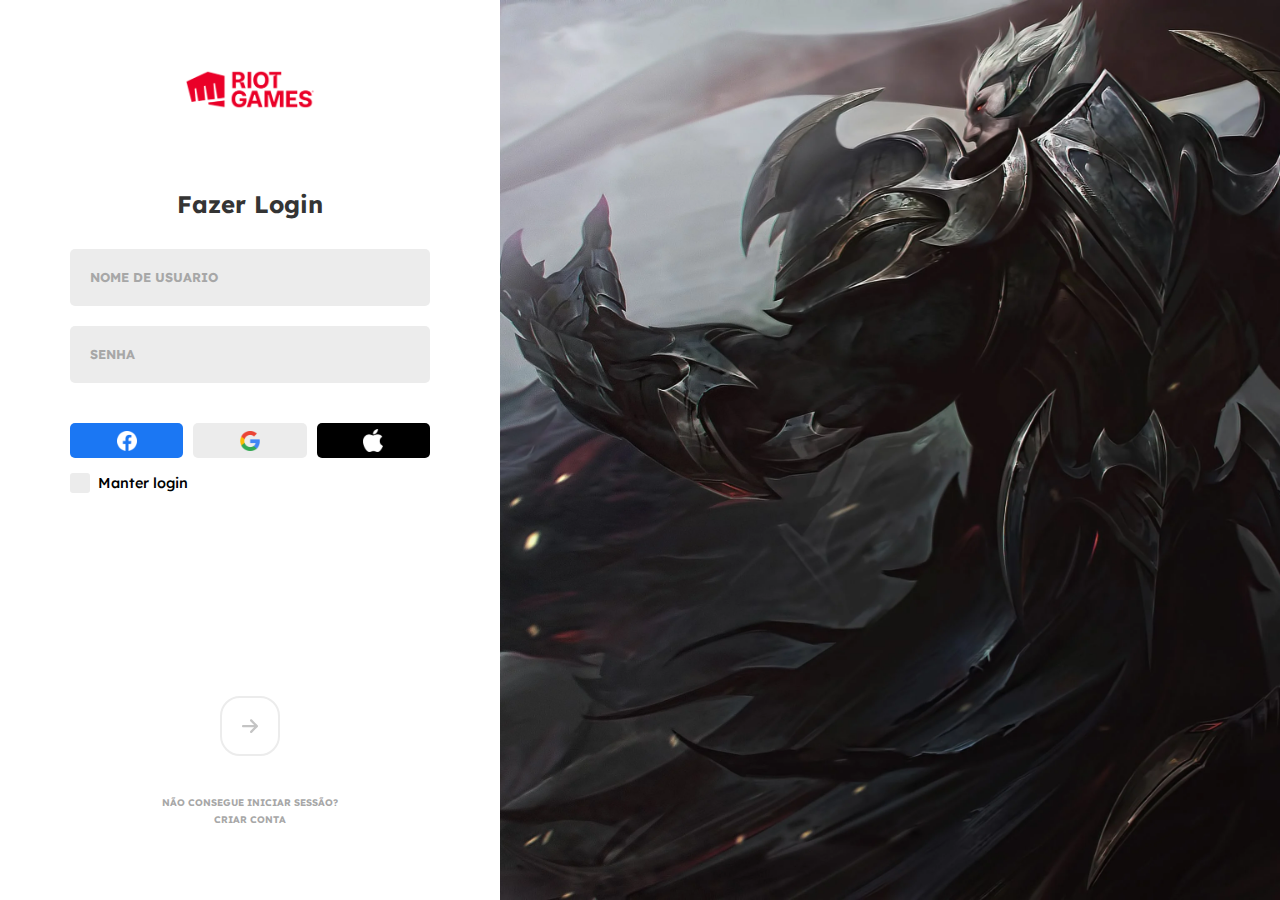
<file: index.html>
<!DOCTYPE html>
<html lang="en">
<head>
    <meta charset="UTF-8">
    <meta http-equiv="X-UA-Compatible" content="IE=edge">
    <meta name="viewport" content="width=device-width, initial-scale=1.0">
    <link rel="stylesheet" href="style.css">
    <title>Riot Games</title>
</head>
<body>
    
    <main>

        <section class="login">

            
        <div class="wrapper">
            <img src="img/logo.png" alt="logo" class="login-logo">
            <h1 class="login-title">Fazer Login</h1>

            <label class="login-label">
                <span>nome de usuario</span>
                <input type="text" name="username" class="input">
            </label>

            <label class="login-label">
                <span>senha</span>
                <input type="password" name="senha" class="input">
            </label>

            <div class="login-icons">
                <button type="button" class="icon-button">
                    <img src="img/facebook-icon.png" alt="facebook">
                </button>
                <button type="button" class="icon-button">
                    <img src="img/google-icon.png" alt="google">
                </button>
                <button type="button" class="icon-button">
                    <img src="img/apple-icon.png" alt="apple">
                </button>
            </div>

            <label class="login-label-checkbox">
                <input type="checkbox" class="input-checkbox">
                Manter login
            </label>
        </div>

        <div class="wrapper">
            <button type="button" class="login-button" disabled>
                <svg xmlns="http://www.w3.org/2000/svg" viewBox="0 0 448 512">
                    <path d="M438.6 278.6l-160 160C272.4 444.9 264.2 448 256 448s-16.38-3.125-22.62-9.375c-12.5-12.5-12.5-32.75 0-45.25L338.8 288H32C14.33 288 .0016 273.7 .0016 256S14.33 224 32 224h306.8l-105.4-105.4c-12.5-12.5-12.5-32.75 0-45.25s32.75-12.5 45.25 0l160 160C451.1 245.9 451.1 266.1 438.6 278.6z"/>
                  </svg>
            </button>

            <a href="#" class="login-link">não consegue iniciar sessão?</a>
            <a href="pagCadastro.html" class="login-link">criar conta</a>

        </div>
            
        </section>

        <section class="wallpaper"></section>
    </main>

    <script src="script.js"></script>
</body>
</html>
</file>
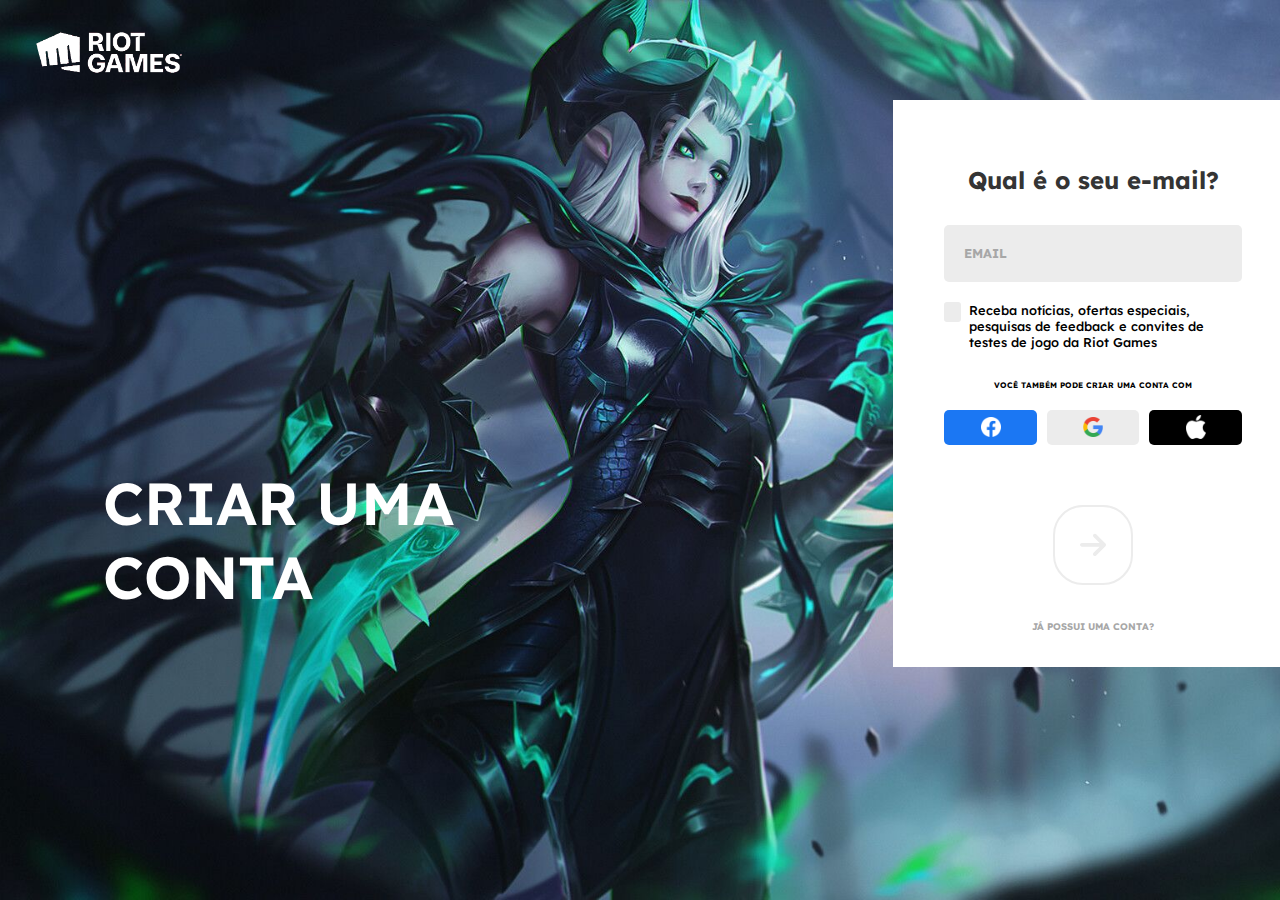
<file: pagCadastro.html>
<!DOCTYPE html>
<html lang="pt-br">
<head>
    <meta charset="UTF-8">
    <meta http-equiv="X-UA-Compatible" content="IE=edge">
    <meta name="viewport" content="width=device-width, initial-scale=1.0">
    <link rel="stylesheet" href="style.css">
    <title>Criar conta</title>
</head>
<body>
    <main class="pagCadastro">
        <img src="img/logoCad.png" class="cad-logo" alt="">

        <h1 class="title-cad">CRIAR UMA CONTA</h1>

        <section class="cadastro">
            <h1 class="login-title">Qual é o seu e-mail?</h1>
            
            <label class="login-label">
                <span>Email</span>
                <input type="text" name="email" class="input" id="input" oninput="handleChangeCad()">
            </label>

            <label class="cadastro-label-checkbox">
                <input type="checkbox" class="cadastro-input-checkbox">
                Receba notícias, ofertas especiais, pesquisas de feedback e convites de testes de jogo da Riot Games 
            </label>

            <p>VOCÊ TAMBÉM PODE CRIAR UMA CONTA COM</p>

            <div class="login-icons">
                <button type="button" class="icon-button">
                    <img src="img/facebook-icon.png" alt="facebook">
                </button>
                <button type="button" class="icon-button">
                    <img src="img/google-icon.png" alt="google">
                </button>
                <button type="button" class="icon-button">
                    <img src="img/apple-icon.png" alt="apple">
                </button>
            </div>

            <button type="button" class="cadastro-button" disabled>
                <svg xmlns="http://www.w3.org/2000/svg" viewBox="0 0 448 512">
                    <path d="M438.6 278.6l-160 160C272.4 444.9 264.2 448 256 448s-16.38-3.125-22.62-9.375c-12.5-12.5-12.5-32.75 0-45.25L338.8 288H32C14.33 288 .0016 273.7 .0016 256S14.33 224 32 224h306.8l-105.4-105.4c-12.5-12.5-12.5-32.75 0-45.25s32.75-12.5 45.25 0l160 160C451.1 245.9 451.1 266.1 438.6 278.6z"/>
                  </svg>
            </button>

            <a href="index.html" class="login-link">já possui uma conta?</a>
        </section>

    </main>

    <script src="script.js"></script>
    <script src="pagCadastro.js"></script>
</body>
</html>
</file>
<file: style.css>
@import url('https://fonts.googleapis.com/css2?family=Lexend+Deca:wght@100;200;300;400;500;600;700;800;900&display=swap');

*{
    margin: 0;
    padding: 0;
    box-sizing: border-box;
    font-family: 'Lexend Deca', sans-serif;
}

:root{
    --white: #fff;
    --whitesmoke: #f9f9f9;
    --light-grey: #ececec;
    --grey: #c4c4c4;
    --medium-grey: #a7a7a7;
    --deep-grey: #343434;
    --black: #000;
    --blue: #1b77f3;
    --red: #cf3c3f;
}

main{
    display: flex;
}

.login{
    display: flex;
    flex-direction: column;
    justify-content: space-between;
    align-items: center;
    width: 100%;
    max-width: 500px;
    height: 100%;
    min-height: 100vh;
    padding: clamp(35px, 8%, 70px);
}

.wrapper{
    width: 100%;
    display: flex;
    flex-direction: column;
    align-items: center;
    justify-content: center;
}

.login-logo{
    width: 130px;
    margin-bottom: 80px;
}

.login-title{
    color: var(--deep-grey);
    font-size: 1.5em;
    margin-bottom: 30px;
}

.login-label{
    width: 100%;
    display: block;
    margin-bottom: 20px;
}

.input{
    width: 100%;
    background-color: var(--light-grey);
    border: 2px solid rgba(0, 0, 0, 0);
    border-radius: 5px;
    outline: none;
    font-size: 0.9em;
    padding: 25px 10px 10px;
    font-weight: 600;
    color: var(--deep-grey);
}

.login-label span{
    position: absolute;
    font-size: 0.8em;
    font-weight: 700;
    text-transform: uppercase;
    color: var(--medium-grey);
    margin: 20px;
    cursor: text;
    transition: all 200ms ease;
}

.input:focus{
    background: var(--whitesmoke);
    border: 2px solid var(--deep-grey);
}

.login-label .span-active{
    font-size: 0.7em;
    margin: 8px 10px;
}

.login-icons{
    display: flex;
    gap: 10px;
    width: 100%;
    margin-top: 20px;
}

.login-icons img{
    width: 20px;
}

.icon-button{
    width: 33.33%;
    display: flex;
    align-items: center;
    justify-content: center;
    height: 35px;
    border-radius: 5px;
    cursor: pointer;
    border: none;
}

.login-icons .icon-button:nth-child(1){
    background: var(--blue);
}

.login-icons .icon-button:nth-child(2){
    background: var(--light-grey);
}

.login-icons .icon-button:nth-child(3){
    background: var(--black);
}

.login-label-checkbox{
    width: 100%;
    margin: 15px 0 50px;
    font-size: 0.9em;
    font-weight: 500;
    display: flex;
    align-items: center;
}

.input-checkbox{
    appearance: none;
    width: 20px;
    height: 20px;
    background: var(--light-grey);
    margin-right: 8px;
    border-radius: 3px;

}

.input-checkbox:checked{
    background: var(--red);
}

.input-checkbox:checked::after{
    content: '';
    display: block;
    width: 5px;
    height: 10px;
    border: 3px solid var(--white);
    border-width: 0 3px 3px 0;
    transform: rotate(45deg);
    margin: 2px 6px;
}

.login-button{
    width: 60px;
    height: 60px;
    padding: 20px;
    display: flex;
    align-items: center;
    justify-content: center;
    background: var(--red);
    border-radius: 20px;   
    border: none;
    cursor: pointer; 
    margin-bottom: 40px;
    transition: all 200ms ease-in;
}

.login-button svg{
    fill: white;
}

.login-button:disabled{
    cursor: auto;
    background: var(--white);
    border: 2px solid var(--light-grey);
}

.login-button:disabled svg{
    fill: var(--grey);
}

.login-link{
    font-size: 0.6em;
    text-decoration: none;
    color: var(--medium-grey);
    text-transform: uppercase;
    margin-bottom: 5px;
    font-weight: 700;
}

.wallpaper{
    width: 100%;
    background: url(img/wallpaper4.webp);
    background-position: center center;
    background-size: cover;
    flex: 1;
}   

/* PAGINAD E CADASTRO  */

.pagCadastro{
    display: flex;
    background: url(img/wallpaper2.jpg);
    background-position: center center;
    background-size: cover;
    width: 100%;
    height: 100%;
    min-height: 100vh;
    flex: 1;
}

.cad-logo{
    width: 190px;
    height: 105px;
    margin: 0 14px;
}

.title-cad{
    color: var(--white);
    font-size: 3.7em;
    width: 400px;
    font-weight: 600;
    display: flex;
    align-items: center;
    margin-top: 14%;
    position: relative;
    right: 9%;
}

.cadastro{
    background-color: var(--white);
    display: flex;
    flex-direction: column;
    justify-content: space-between;
    align-items: center;
    width: 100%;
    max-width: 400px;
    height: 80%;
    padding: clamp(35px, 4%, 70px);
    padding-top: 65px;
    padding-bottom: 30px;
    position: relative;
    margin: 7.8% 0;
    left: 21.5%;
}

.cadastro p{
    font-size: 0.5em;
    font-weight: 700;
}

.cadastro-button{
    width: 80px;
    height: 80px;
    padding: 25px;
    display: flex;
    align-items: center;
    justify-content: center;
    background: var(--red);
    border-radius: 30px;   
    border: none;
    cursor: pointer; 
    margin-top: 60px;
    margin-bottom: 35px;
    transition: all 200ms ease-in;
}

.cadastro-button svg{
    fill: white;
}

.cadastro-button:disabled{
    cursor: auto;
    background: var(--white);
    border: 2px solid var(--light-grey);
}

.cadastro-button:disabled svg{
    fill: var(--light-grey);
}

.cadastro-label-checkbox{
    width: 100%;
    margin-bottom: 30px;
    font-size: 0.8em;
    font-weight: 500;
    display: flex;
}

.cadastro-input-checkbox{
    appearance: none;
    width: 40px;
    height: 20px;
    background: var(--light-grey);
    margin-right: 8px;
    border-radius: 3px;

}

.cadastro-input-checkbox:checked{
    background: var(--red);
}

.cadastro-input-checkbox:checked::after{
    content: '';
    display: block;
    width: 5px;
    height: 10px;
    border: 3px solid var(--white);
    border-width: 0 3px 3px 0;
    transform: rotate(45deg);
    margin: 2px 6px;
}
</file>
